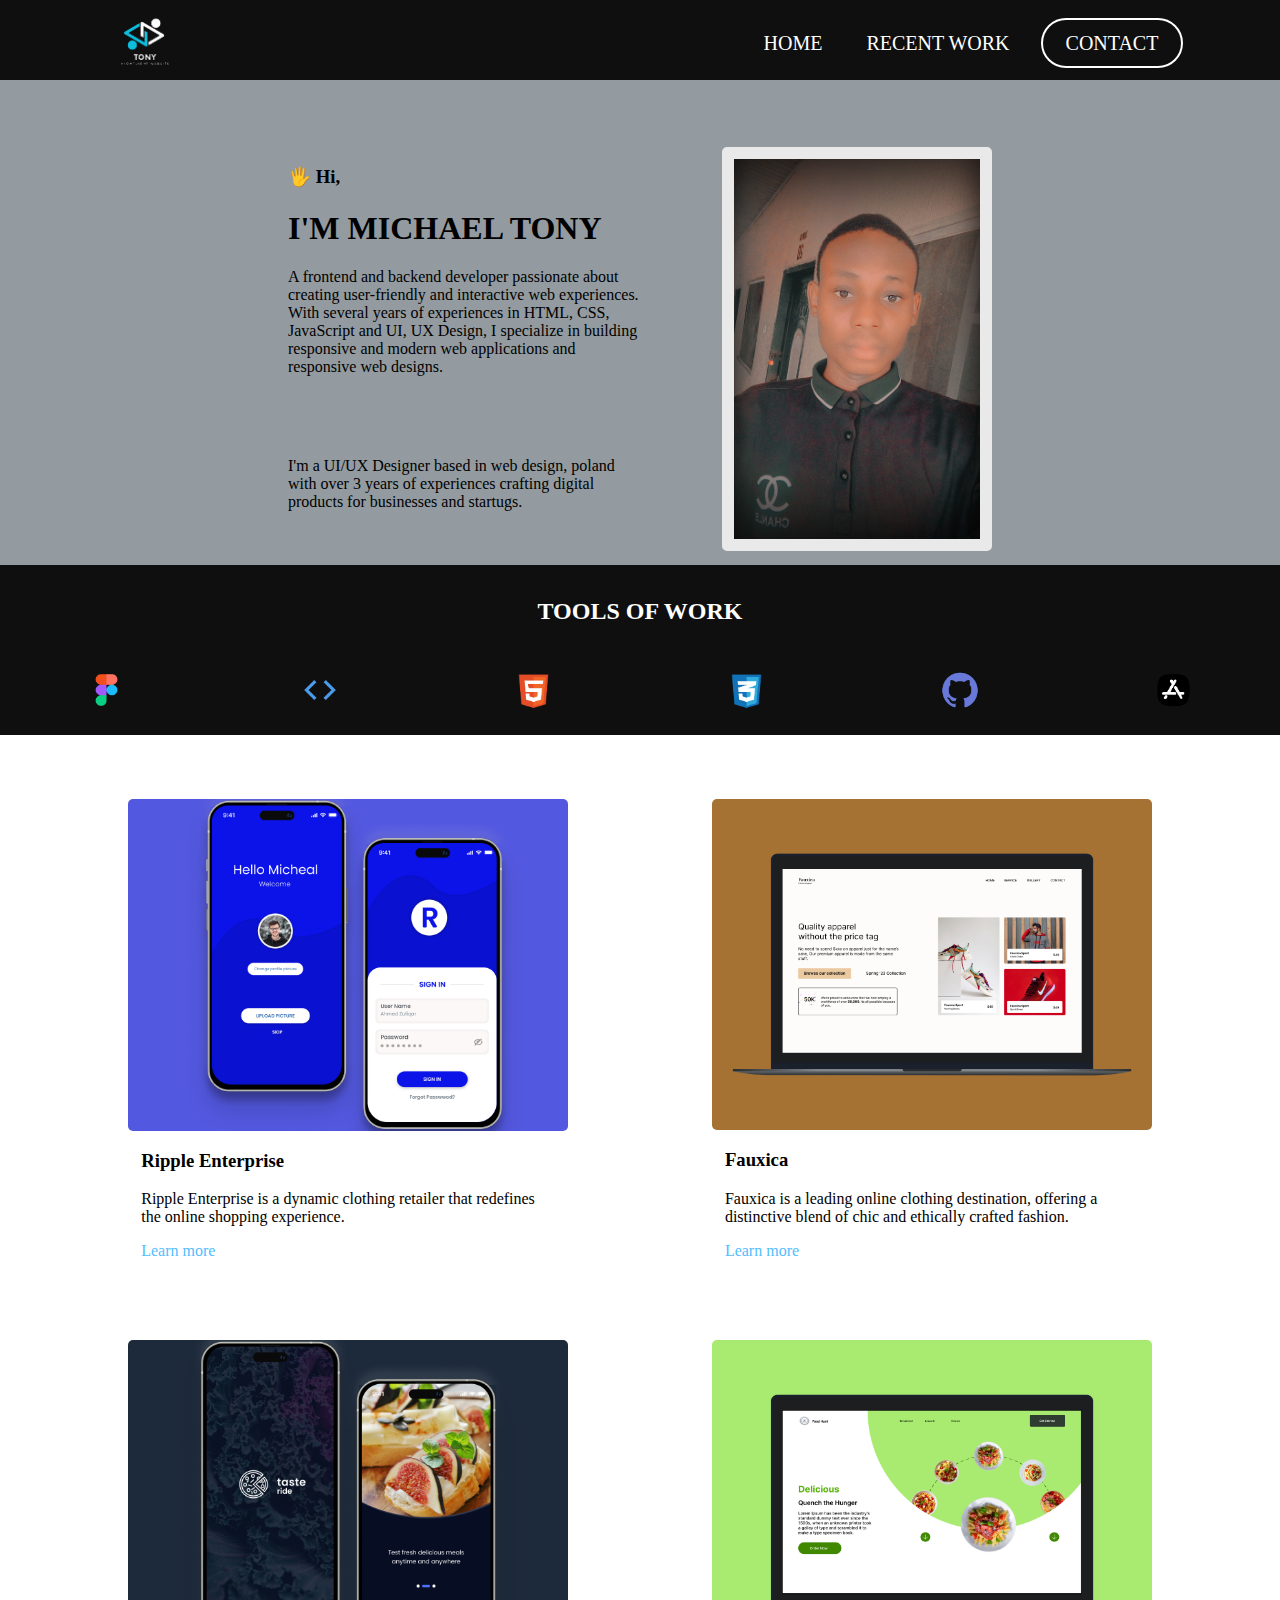
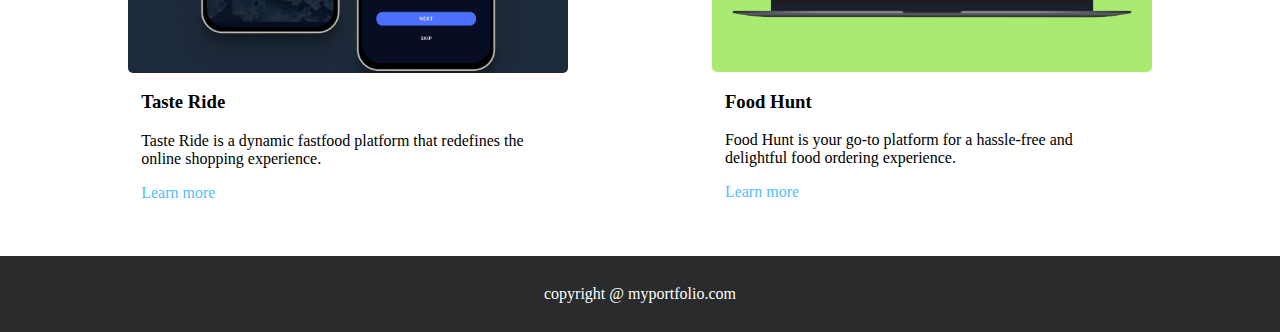
<file: index.html>
<html lang="en">
<head>
    <meta charset="UTF-8">
    <meta name="viewport" content="width=device-width, initial-scale=1.0">
    <title>Portfolio</title>
    <link rel="stylesheet" href="css/index.css">
    <link rel="website icon" href="image/peace.png">
</head>
<body>
    <nav>
        <input type="checkbox" id="check">
        <label for="check" class="checkbtn">
            <i class="fas fa-bars">&#9776;</i>
        </label>
        <label class="logo"><img src="image/peace.png" width="100%" class="img-ii"></label>
        <ul>
            <span></span>
            <li><a href="index.html">Home</a></li>
            <li><a href="service.html">Recent Work</a></li>
            <li><a class="active" href="contact.html">Contact</a></li>
        </ul>
    </nav>

    <div class="vip"></div>

    <header>
        <div class="head">
            <div class="lef">
                <h3>🖐 Hi,</h3>
                <h1>I'M MICHAEL TONY</h1>
                <p>A frontend and backend developer passionate about creating user-friendly and interactive web experiences. With several years of experiences in HTML, CSS, JavaScript and UI, UX Design, I specialize in building responsive and modern web applications and responsive web designs.</p>
                    <P class="p">I'm a UI/UX Designer based in web design, poland 
                    with over 3 years of experiences crafting digital
                    products for businesses and startugs.
                </P>
            </div>
            <div class="rig">
                <img src="image/Profit.jpg" alt="">
            </div>
        </div>
    </header>

    <div class="section">
        <h2>TOOLS OF WORK</h2>
        <div class="cen">
            <img src="image/FIgma.png" alt="">
            <img src="image/app.png" alt="">
            <img src="image/html-5-svgrepo-com.png" alt="">
            <img src="image/css-3-svgrepo-com.png" alt="">
            <img src="image/github.png" alt="">
            <img src="image/app-store-svgrepo-com.png" alt="">
        </div>
    </div>



    <div class="section2">
        <div class="sect">
            <div class="lef">
                <img src="image/MacBook Air - 1.png" alt="">
            <h3>Ripple Enterprise</h3>
            <p>Ripple Enterprise is a dynamic clothing retailer 
                that redefines the online shopping experience.</p>
                <p><a href="ripple.html">Learn more</a></p>
            </div>
            <div class="rig">
                <img src="image/Lap (1).png" alt="">
            <h3>Fauxica</h3>
            <p>Fauxica is a leading online clothing destination, 
                    offering a distinctive blend of chic and ethically 
                    crafted fashion. </p>
                    <p><a href="service.html">Learn more</a></p>
            </div>
        </div>
    </div>
    <div class="section2">
        <div class="sect">
            <div class="lef">
                <img src="image/MacBook Air - 2.png" alt="">
            <h3>Taste Ride</h3>
            <p>Taste Ride is a dynamic fastfood platform 
                that redefines the online shopping experience.</p>
                <p><a href="service.html">Learn more</a></p>
            </div>
            <div class="rig">
                <img src="image/Lap.png" alt="">
            <h3>Food Hunt</h3>
            <p>Food Hunt is your go-to platform for a hassle-free
                     and delightful food ordering experience. </p>
                     <p><a href="service.html">Learn more</a></p>
            </div>
        </div>
    </div>

    <footer>
        <p>copyright @ myportfolio.com</p>
    </footer>
</body>
</html>
</file>
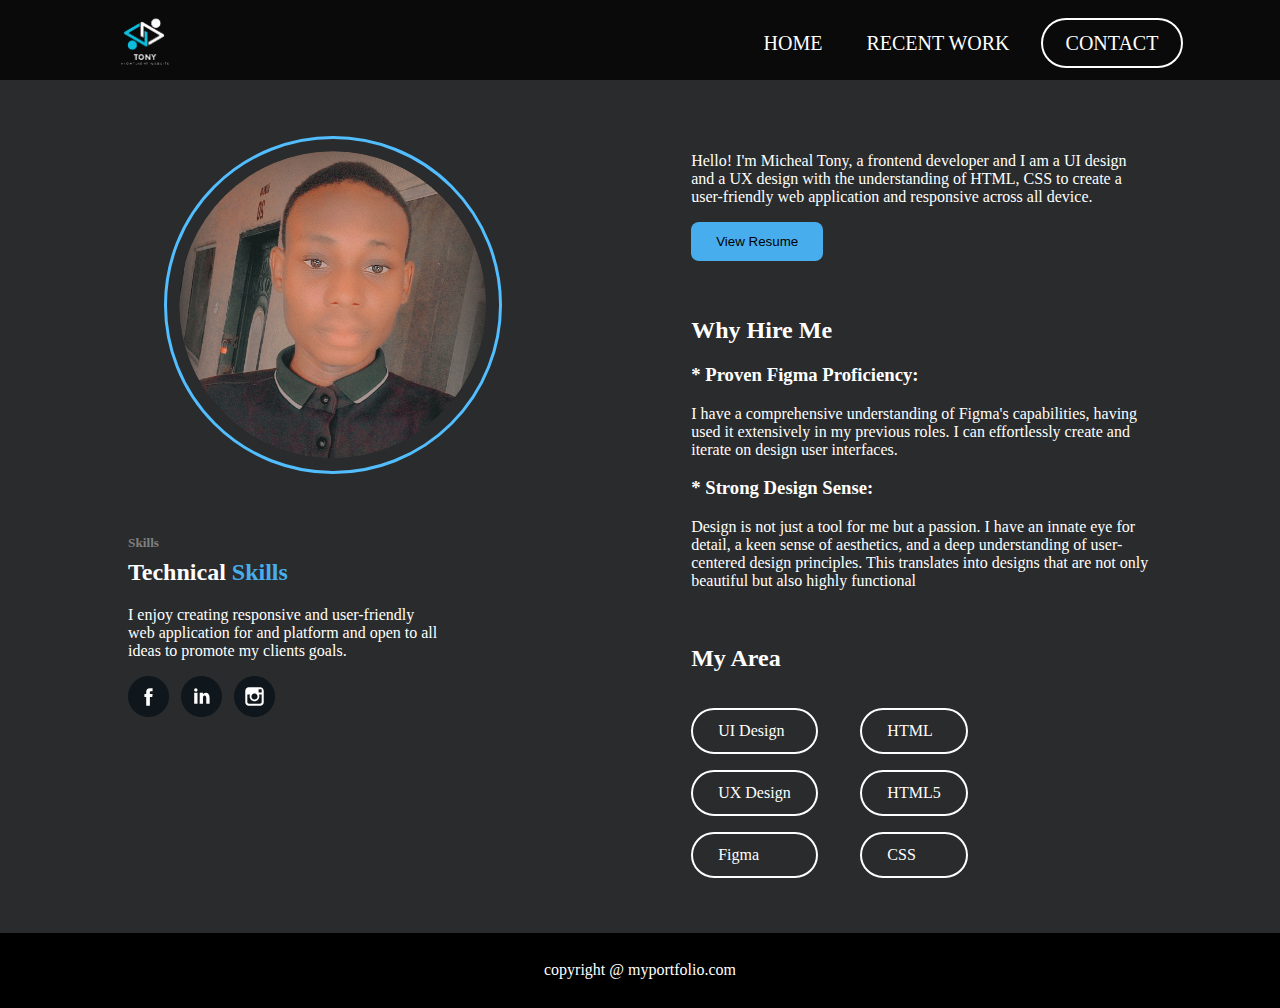
<file: contact.html>
<html lang="en">
<head>
    <meta charset="UTF-8">
    <meta name="viewport" content="width=device-width, initial-scale=1.0">
    <title>Contact</title>
    <link rel="stylesheet" href="css/contact.css">
    <link rel="website icon" href="image/peace.png">
</head>
<body>
    <nav>
        <input type="checkbox" id="check">
        <label for="check" class="checkbtn">
            <i class="fas fa-bars">&#9776;</i>
        </label>
        <label class="logo"><img src="image/peace.png" width="100%" class="img-ii"></label>
        <ul>
            <span></span>
            <li><a href="index.html">Home</a></li>
            <li><a href="service.html">Recent Work</a></li>
            <li><a class="active" href="contact.html">Contact</a></li>
        </ul>
    </nav>

    <div class="vip"></div>




    <div class="container">
        <div class="contain">
            <div class="lef">
                <div class="roll">
                    <img src="image/Group 10.png" alt="">
                </div>
                <h5>Skills</h5>
                <h2>Technical <span>Skills</span></h2>
                <p>I enjoy creating responsive and user-friendly web
                    application for and platform and open to all ideas
                    to promote my clients goals.
                </p>
                <div class="link">
                    <a href="https://web.facebook.com/profile.php?id=100091200909796"> 
                     <img src="image/facebook-logo.svg" alt=""> </a>
                    <a href="https://www.linkedin.com/in/michael-tony-324909266/"> 
                     <img src="image/linkedIn-logo.svg" alt=""> </a>
                     <a href="https://www.instagram.com/highlight5561/"> 
                     <img src="image/instagram-logo.svg" alt=""> </a>
                </div>
            </div>
            <div class="rig">
                <p>Hello! I'm Micheal Tony, a frontend developer and I 
                    am a UI design and a UX design with the understanding
                    of HTML, CSS to create a user-friendly web
                    application and responsive across all device.
                </p>
                <button><a href="cv.html">View Resume</a></button>
                <br>
                <br>
                <br>
                <h2>Why Hire Me</h2>
                <h3>* Proven Figma Proficiency:</h3> 
                <p>I have a comprehensive understanding of Figma's capabilities, having used it extensively in my previous roles. I can effortlessly create and iterate on design user interfaces.</p>

                <h3>* Strong Design Sense:</h3> 
                <p>Design is not just a tool for me but a passion. I have an innate eye for detail, a keen sense of aesthetics, and a deep understanding of user-centered design principles. This translates into designs that are not only beautiful but also highly functional </p>
            <div class="pan">
                <h2>My Area</h2>
            <span>
            <div class="san">
                <div class="le">
                    <p>UI Design</p>
                    <p>UX Design</p>
                    <p>Figma</p>
                </div>
                <div class="ri">
                    <p>HTML</p>
                    <p>HTML5</p>
                    <p>CSS</p>
                </div>
            </div>
            </span>
            </div>

            </div>
        </div>
    </div>



    <footer>
        <p>copyright @ myportfolio.com</p>
    </footer>
    
</body>
</html>
</file>
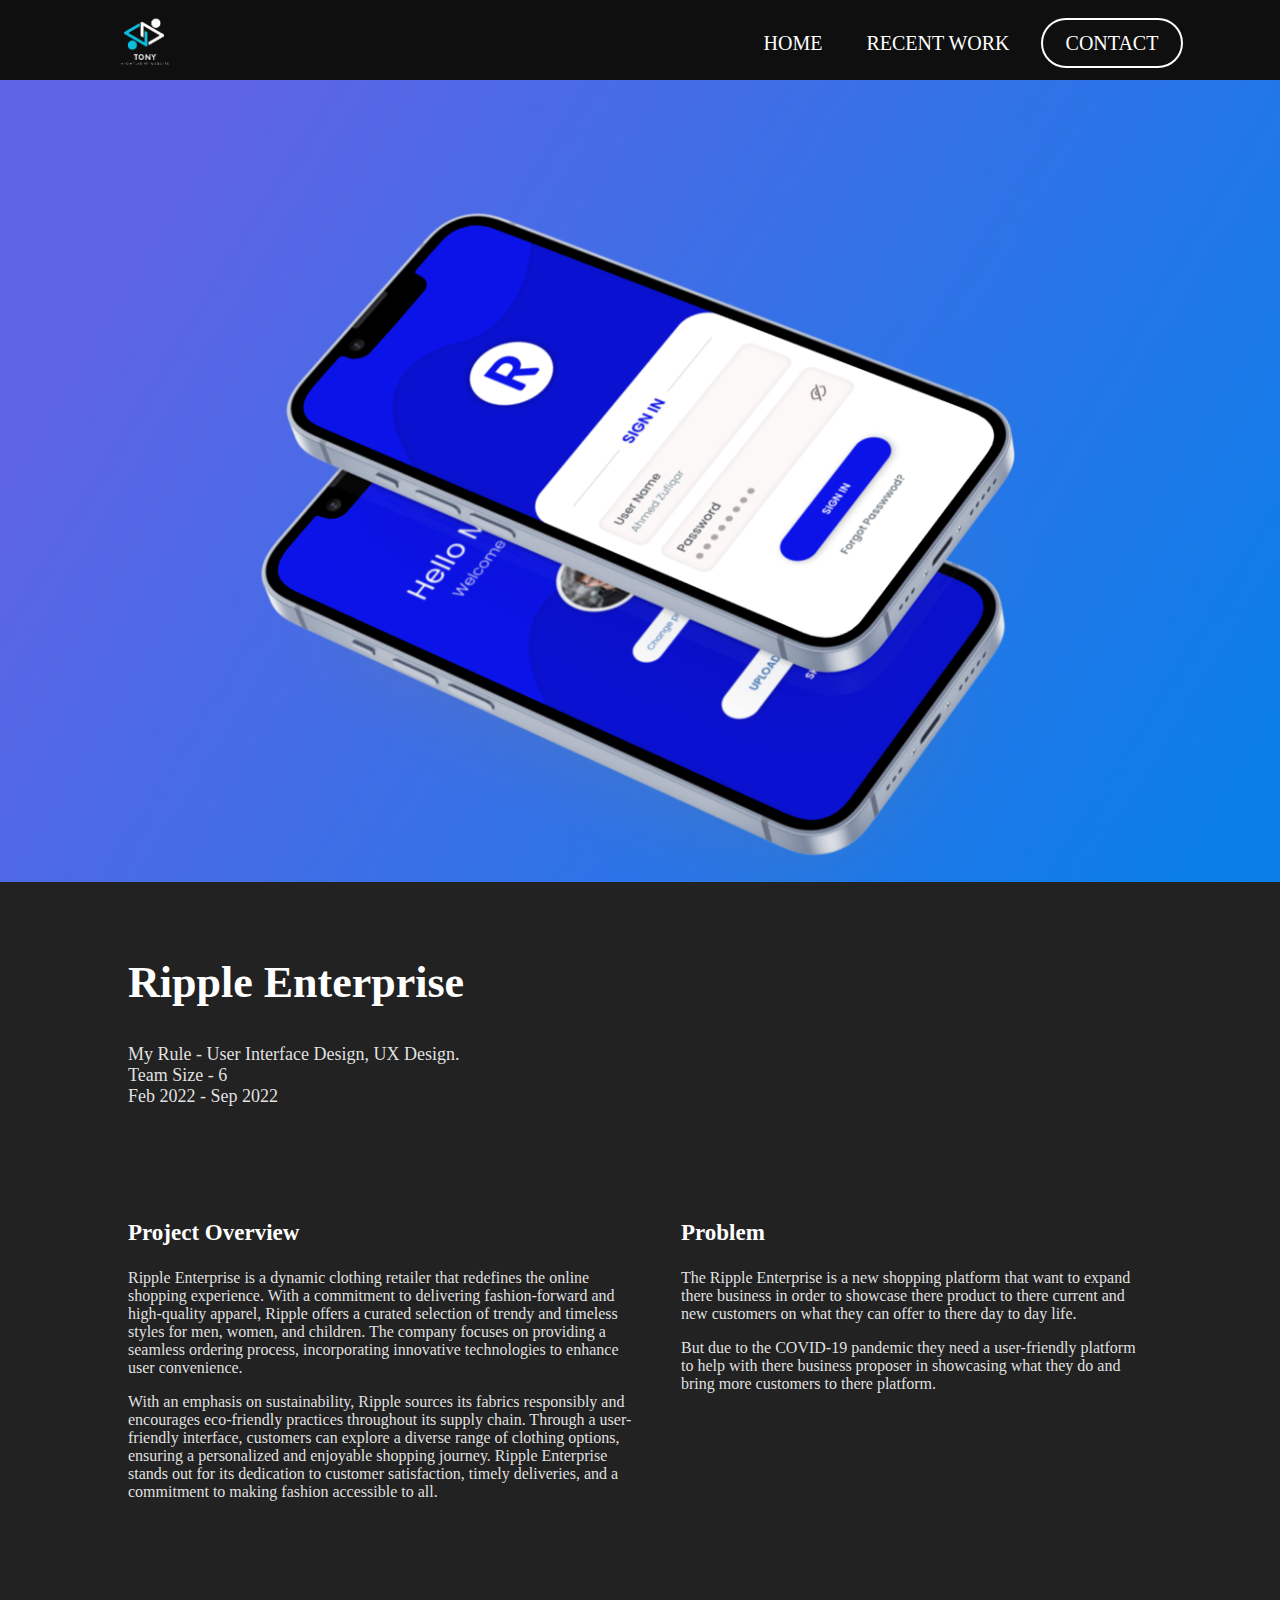
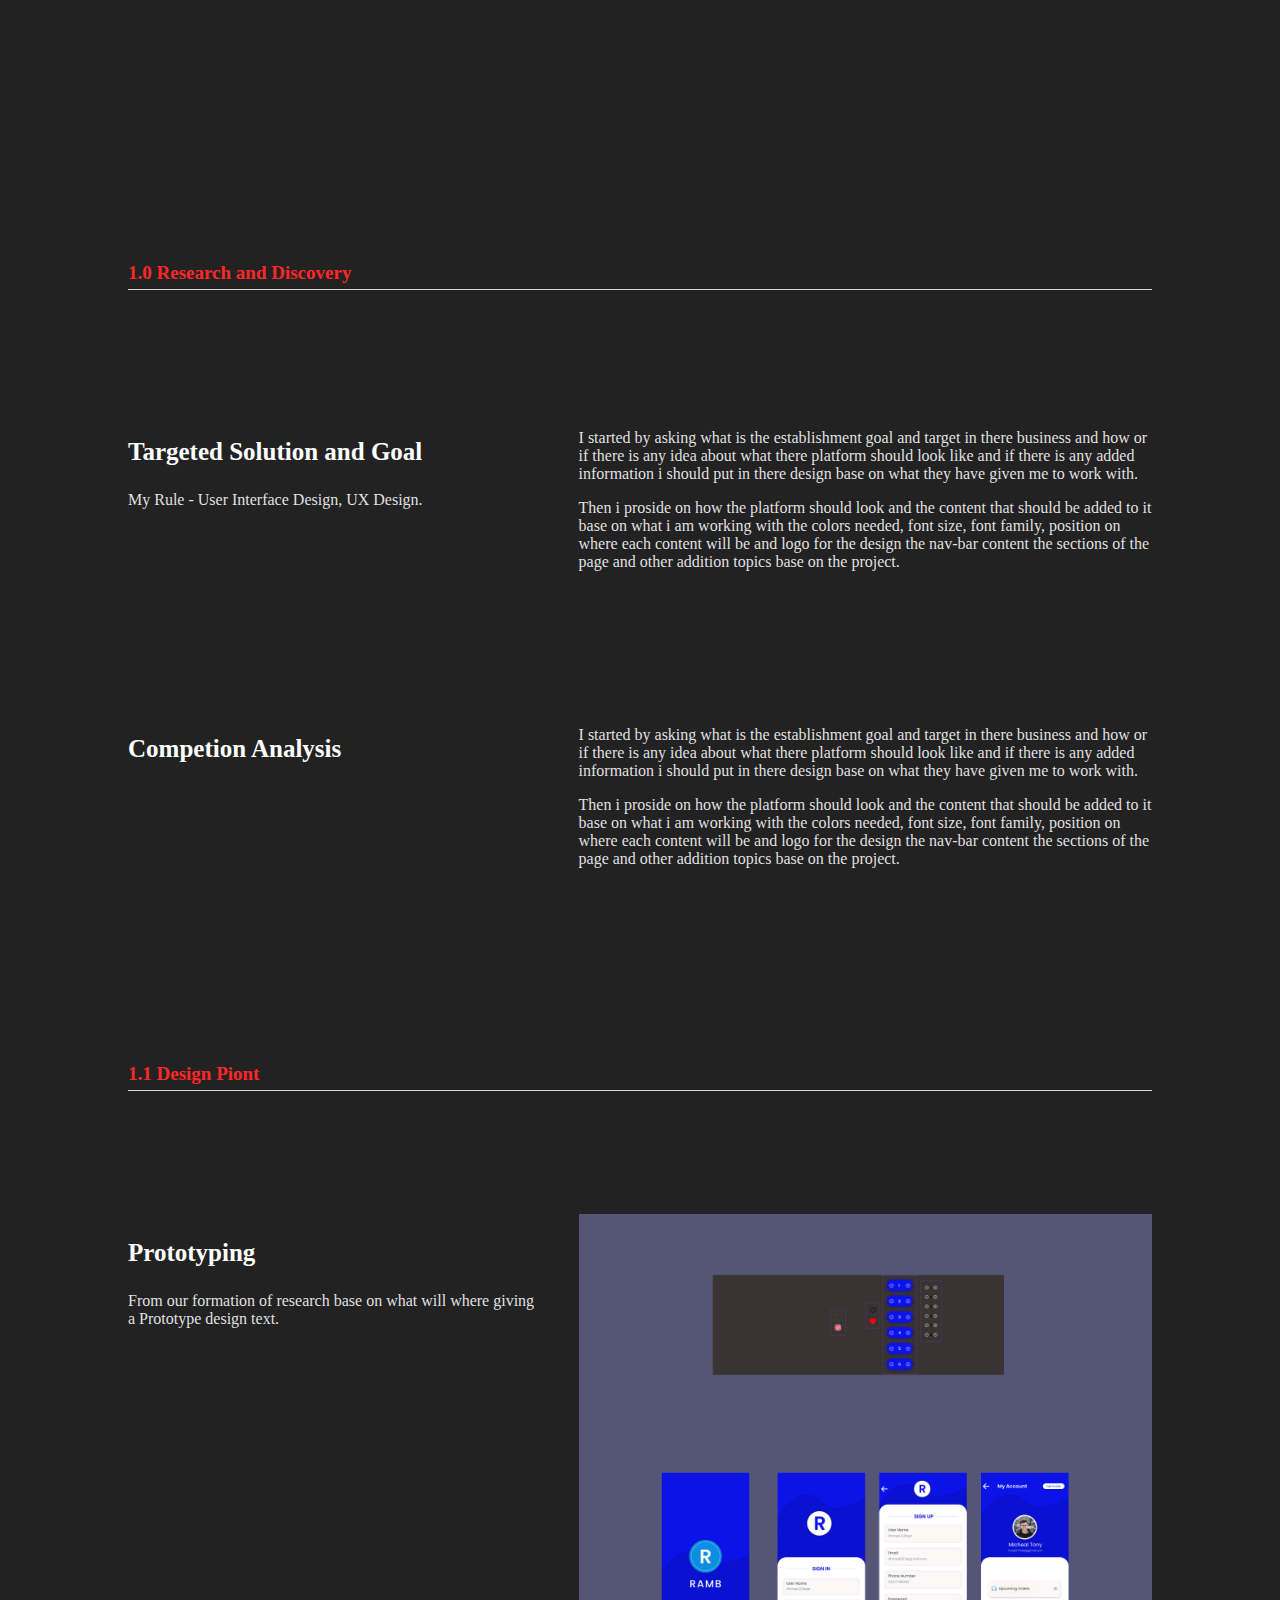
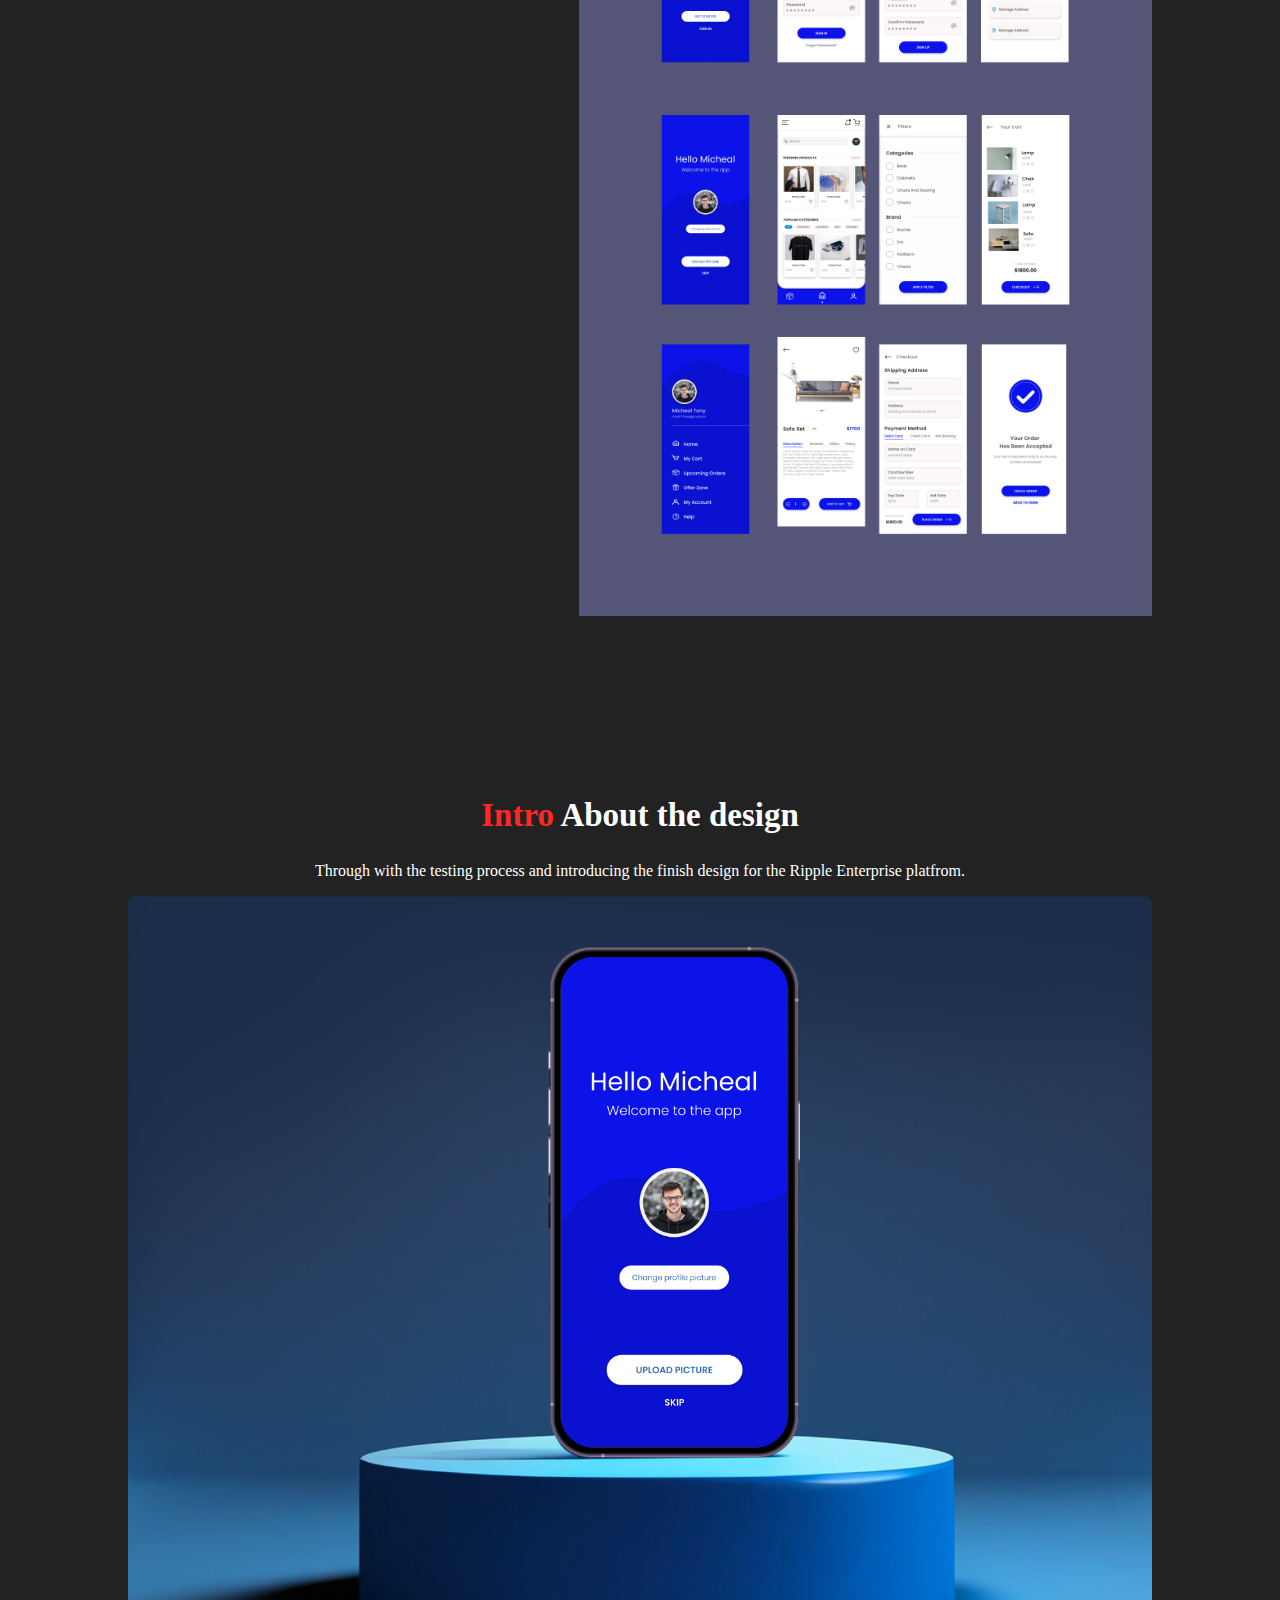
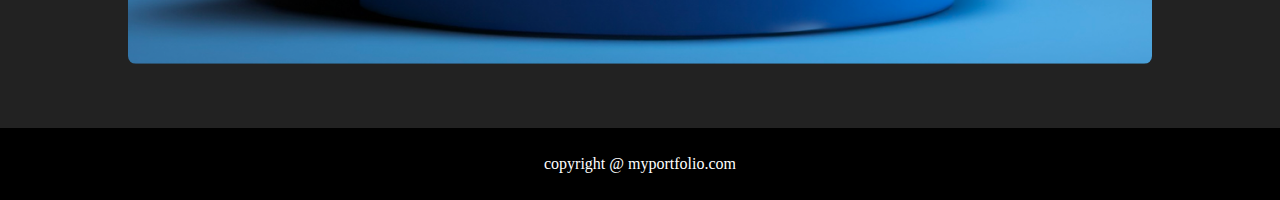
<file: ripple.html>
<html lang="en">
  <head>
    <meta charset="UTF-8" />
    <meta name="viewport" content="width=device-width, initial-scale=1.0" />
    <title>Ripple</title>
    <link rel="stylesheet" href="css/ripple.css" />
    <link rel="website icon" href="image/peace.png" />
  </head>
  <body>
    <nav>
      <input type="checkbox" id="check" />
      <label for="check" class="checkbtn">
        <i class="fas fa-bars">&#9776;</i>
      </label>
      <label class="logo"
        ><img src="image/peace.png" width="100%" class="img-ii"
      /></label>
      <ul>
        <span></span>
        <li><a href="index.html">Home</a></li>
        <li><a href="service.html">Recent Work</a></li>
        <li><a class="active" href="contact.html">Contact</a></li>
      </ul>
    </nav>

    <div class="vip"></div>

    <div class="contain">
      <img src="Proimg/MacBook Air - 1 (1).png" alt="" />
    </div>

    <div class="section">
      <div class="sect">
        <h2>Ripple Enterprise</h2>
        <li>My Rule - User Interface Design, UX Design.</li>
        <li>Team Size - 6</li>
        <li>Feb 2022 - Sep 2022</li>
      </div>
    </div>

    <div class="section2">
      <div class="secc">
        <div class="lef">
          <h3>Project Overview</h3>
          <p>
            Ripple Enterprise is a dynamic clothing retailer that redefines the
            online shopping experience. With a commitment to delivering
            fashion-forward and high-quality apparel, Ripple offers a curated
            selection of trendy and timeless styles for men, women, and
            children. The company focuses on providing a seamless ordering
            process, incorporating innovative technologies to enhance user
            convenience.
          </p>
          <p>
            With an emphasis on sustainability, Ripple sources its fabrics
            responsibly and encourages eco-friendly practices throughout its
            supply chain. Through a user-friendly interface, customers can
            explore a diverse range of clothing options, ensuring a personalized
            and enjoyable shopping journey. Ripple Enterprise stands out for its
            dedication to customer satisfaction, timely deliveries, and a
            commitment to making fashion accessible to all.
          </p>
        </div>
        <div class="rig">
          <h3>Problem</h3>
          <p>
            The Ripple Enterprise is a new shopping platform that want to expand
            there business in order to showcase there product to there current
            and new customers on what they can offer to there day to day life.
          </p>
          <p>
            But due to the COVID-19 pandemic they need a user-friendly platform
            to help with there business proposer in showcasing what they do and
            bring more customers to there platform.
          </p>
        </div>
      </div>
    </div>

    <div class="section3">
      <div class="tion">
        <h4>1.0 Research and Discovery</h4>
        <div class="cen">
          <div class="lef">
            <h3>Targeted Solution and Goal</h3>
            <p>My Rule - User Interface Design, UX Design.</p>
          </div>
          <div class="rig">
            <p>
              I started by asking what is the establishment goal and target in
              there business and how or if there is any idea about what there
              platform should look like and if there is any added information i
              should put in there design base on what they have given me to work
              with.
            </p>
            <p>
              Then i proside on how the platform should look and the content
              that should be added to it base on what i am working with the
              colors needed, font size, font family, position on where each
              content will be and logo for the design the nav-bar content the
              sections of the page and other addition topics base on the
              project.
            </p>
          </div>
        </div>

        <div class="cen">
          <div class="lef">
            <h3>Competion Analysis</h3>
          </div>
          <div class="rig">
            <p>
              I started by asking what is the establishment goal and target in
              there business and how or if there is any idea about what there
              platform should look like and if there is any added information i
              should put in there design base on what they have given me to work
              with.
            </p>
            <p>
              Then i proside on how the platform should look and the content
              that should be added to it base on what i am working with the
              colors needed, font size, font family, position on where each
              content will be and logo for the design the nav-bar content the
              sections of the page and other addition topics base on the
              project.
            </p>
          </div>
        </div>
      </div>
    </div>

    <div class="section4">
      <div class="cti">
        <h4>1.1 Design Piont</h4>
        <div class="cel">
          <div class="lef">
            <h3>Prototyping</h3>
            <p>
              From our formation of research base on what will where giving a
              Prototype design text.
            </p>
          </div>
          <div class="rig">
            <img src="Proimg/Group 37.png" alt="" />
          </div>
        </div>
      </div>
    </div>

    <div class="section5">
      <div class="cct">
        <h2><span>Intro </span> About the design</h2>
        <p>
          Through with the testing process and introducing the finish design for
          the Ripple Enterprise platfrom.
        </p>
        <div class="rig">
          <img src="Proimg/mockup (1).png" alt="" />
        </div>
      </div>
    </div>

    <footer>
      <p>copyright @ myportfolio.com</p>
    </footer>
  </body>
</html>
</file>
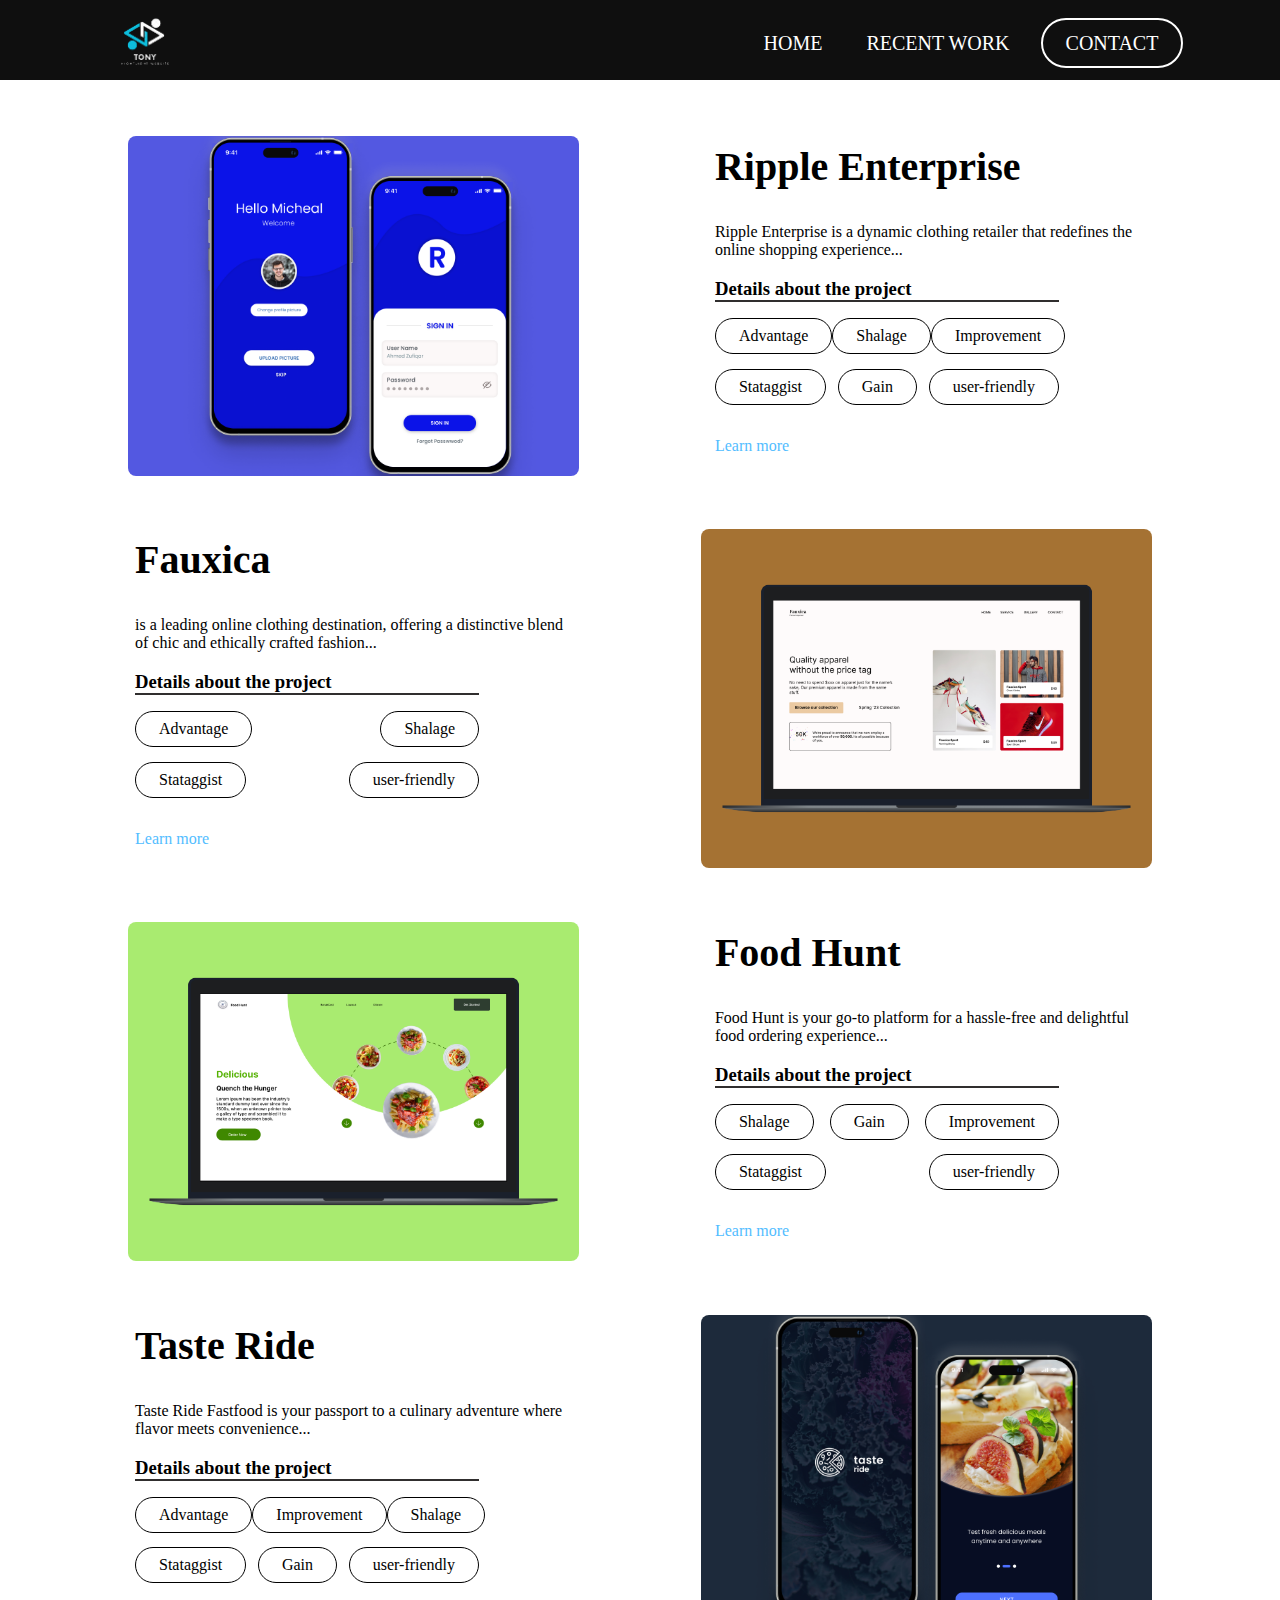
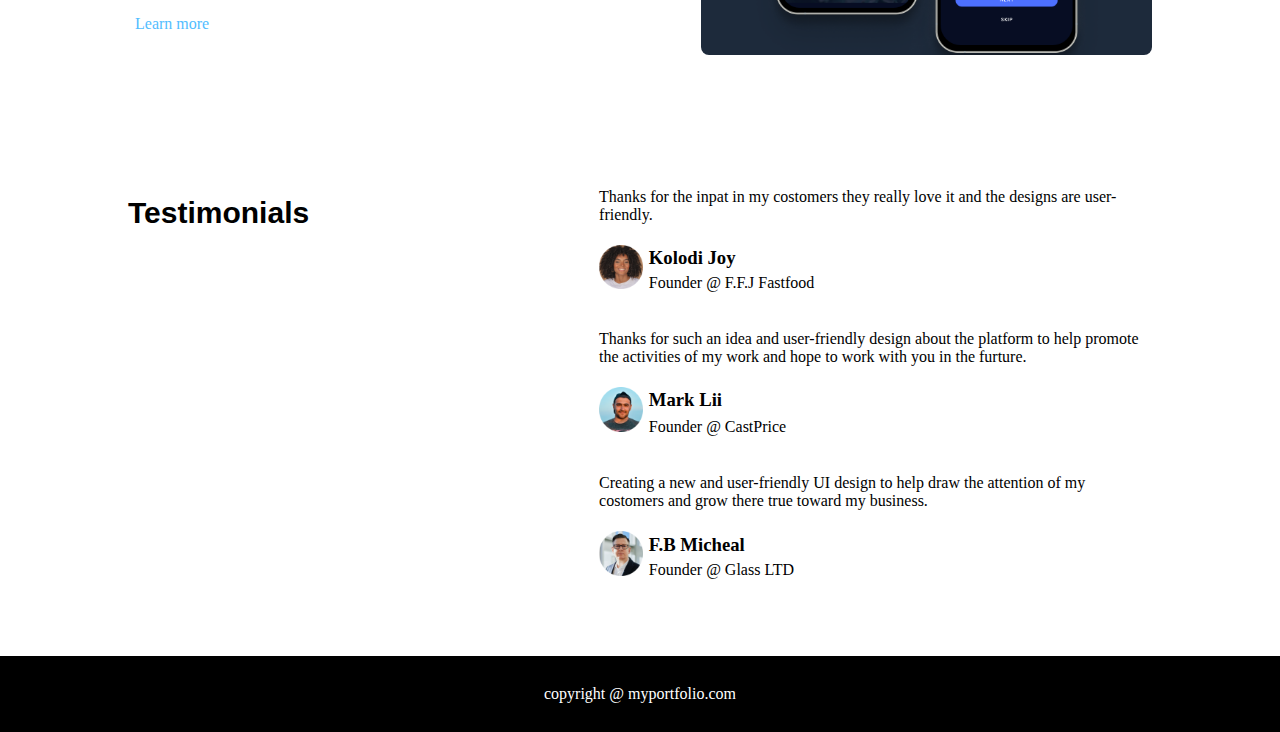
<file: service.html>
<html lang="en">
<head>
    <meta charset="UTF-8">
    <meta name="viewport" content="width=device-width, initial-scale=1.0">
    <title>Service</title>
    <link rel="stylesheet" href="css/service.css">
    <link rel="website icon" href="image/peace.png">
</head>
<body>
    <nav>
        <input type="checkbox" id="check">
        <label for="check" class="checkbtn">
            <i class="fas fa-bars">&#9776;</i>
        </label>
        <label class="logo"><img src="image/peace.png" width="100%" class="img-ii"></label>
        <ul>
            <span></span>
            <li><a href="index.html">Home</a></li>
            <li><a href="service.html">Recent Work</a></li>
            <li><a class="active" href="contact.html">Contact</a></li>
        </ul>
    </nav>

    <div class="vip"></div>


<div class="cont">
    <div class="contain">
        <div class="col">
            <div class="lef">
                <img src="image/MacBook Air - 1.png" alt="">
            </div>
            <div class="rig">
                <h2>Ripple Enterprise</h2>
                <p>Ripple Enterprise is a dynamic clothing retailer that redefines the online shopping experience...
              <!--    With a commitment to delivering fashion-forward and high-quality apparel, Ripple offers a curated
                  selection of trendy and timeless styles for men, women, and children. The company focuses on
                 providing a seamless ordering process, incorporating innovative technologies to enhance user convenience.</p> 
               <p> With an emphasis on sustainability, Ripple sources its fabrics responsibly and encourages eco-friendly 
                    practices throughout its supply chain. Through a user-friendly interface, customers can explore a diverse
                     range of clothing options, ensuring a personalized and enjoyable shopping journey. Ripple Enterprise stands
                      out for its dedication to customer satisfaction, timely deliveries, and a commitment to making fashion 
                      accessible to all.</p> -->
                      <main>
                        <h3>Details about the project</h3>
                        <span>
                                <p>Advantage</p>
                                <p>Shalage</p>
                                <p>Improvement</p>
                        </span>
                        <span>
                                <p>Stataggist</p>
                                <p>Gain</p>
                                <p>user-friendly</p>
                        </span>
                      </main>
                <p><a href="ripple.html">Learn more</a></p>
            </div>
        </div>

        
        <div class="coll">
            <div class="lef">
                <img src="image/Lap (1).png" alt="">
            </div>
            <div class="rig">
                <h2>Fauxica </h2>
                <p>is a leading online clothing destination, offering a 
                distinctive blend of chic and ethically crafted fashion...
             <!--     Specializing in faux and cruelty-free materials,
                 Fauxica provides a guilt-free shopping experience for conscious consumers.</p> 
               <p> With a focus on cutting-edge designs and sustainable practices, the company 
                    curates a diverse collection of cruelty-free clothing for men, women, and children.
                     The user-friendly platform ensures a seamless online ordering process, allowing customers 
                     to explore and purchase the latest trends in ethical fashion. Fauxica is committed 
                     to reducing its environmental 
                footprint while empowering customers to make stylish and compassionate choices.</p>   -->
                <main>
                    <h3>Details about the project</h3>
                    <span>
                            <p>Advantage</p>
                            <p>Shalage</p>
                    </span>
                    <span>
                            <p>Stataggist</p>
                            <p>user-friendly</p>
                    </span>
                  </main>
            <p><a href="ripple.html">Learn more</a></p>

            </div>
        </div>

        
        <div class="colo">
            <div class="lef">
                <img src="image/Lap.png" alt="">
            </div>
            <div class="rig">
                <h2>Food Hunt</h2>
                <p>Food Hunt is your go-to platform for a hassle-free and delightful
                 food ordering experience...
               <!--    Offering a vast array of culinary options, the company
                  collaborates with local restaurants to bring diverse cuisines to your doorstep.</p> 
                <p>  With an intuitive and user-friendly interface, Food Hunt ensures quick and convenient
                     online ordering, allowing customers to explore menus, customize orders, and 
                     track deliveries effortlessly. The platform prioritizes a seamless and secure transaction
                      process, providing a satisfying journey from selection to delivery. Food Hunt is dedicated 
                      to enhancing the dining experience, connecting users with a variety of
                 quality food options and promoting the ease of enjoying delicious meals at home.</p>  -->
                 <main>
                    <h3>Details about the project</h3>
                    <span>
                            <p>Shalage</p>
                            <p>Gain</p>
                            <p>Improvement</p>
                    </span>
                    <span>
                            <p>Stataggist</p>
                            <p>user-friendly</p>
                    </span>
                  </main>
            <p><a href="ripple.html">Learn more</a></p>

            </div>
        </div>

        <div class="collo">
            <div class="lef">
                <img src="image/MacBook Air - 2.png" alt="">
            </div>
            <div class="rig">
                <h2>Taste Ride</h2>
                <p>Taste Ride Fastfood is your passport to a culinary adventure where flavor meets convenience...
               <!--  Our fast-food experience is a symphony of taste, combining high-quality ingredients with innovative
                 recipes to deliver a delightful and satisfying journey for your palate. At Taste Ride, we are dedicated
                  to providing quick, delicious, and diverse meals that cater to the cravings of our dynamic clientele. 
                  Join us on a flavorful ride where every bite is a celebration of taste and quality. --> </p>
                  <main>
                    <h3>Details about the project</h3>
                    <span>
                            <p>Advantage</p>
                            <p>Improvement</p>
                            <p>Shalage</p>
                    </span>
                    <span>
                            <p>Stataggist</p>
                            <p>Gain</p>
                            <p>user-friendly</p>
                    </span>
                  </main>
            <p><a href="ripple.html">Learn more</a></p>

            </div>
        </div>

    </div>
</div>


    
<div class="section4">
    <div class="cti">
        <div class="leff">
            <h2>Testimonials</h2>
        </div>
        <div class="rigg">
            <main>
                <p>Thanks for the inpat in my costomers they really love it and the designs are user-friendly.</p>
            <span>
                <img src="image/Group 13 (1).png" alt="">
            <div class="sn">
                <h3>Kolodi Joy</h3>
                <p>Founder @ F.F.J Fastfood</p>
            </div>
            </span>
        </main>
        
        <main>
            <p>Thanks for such an idea and user-friendly design about the platform to help promote 
                the activities of my work and hope to work with you in the furture.
            </p>
            <span>
                <img src="image/Group 11 (1).png" alt="">
            <div class="sn">
                <h3>Mark Lii</h3>
                <p>Founder @ CastPrice</p>
            </div>
            </span>
        </main>
        
        <main>
            <p>Creating a new and user-friendly UI design to help draw the attention of my costomers and  grow 
                there true toward my business.
            </p>
            <span>
                <img src="image/Group 12 (1).png" alt="">
            <div class="sn">
                <h3>F.B Micheal</h3>
                <p>Founder @ Glass LTD</p>
            </div>
            </span>
        </main>

        </div>
    </div>
</div>





<footer>
    <p>copyright @ myportfolio.com</p>
</footer>

</body>
</html>
</file>
<file: css/index.css>
body{
    margin: 0;
    padding: 0;
}

nav{
    background: #0f0f0f;
    height: 80px;
    width: 100%;
    color: #fff;
    position: fixed;
}

label.logo{
    color: white;
    font-size: 35px;
    line-height: 5px;
    padding-top: 2%;
    padding-left: 7%;
    font-weight: bold;
}
label.logo .img-ii{
    width: 110px;
    margin-top: -1%;
}

nav ul{
    float: right;
    list-style: none;
    box-sizing: border-box;
    margin-right: 7%;
}

nav ul span .img-logo{
    display: none;
}

nav ul li{
    display: inline-block;
    line-height: 55px;
    margin: 0 7px;
}

nav ul li a{
    text-decoration: none;
    color: #ffffff;
    font-size: 20px;
    padding: 7px 13px;
    border-radius: 3px;
    text-transform: uppercase;
    transition: 0.3s;
}

a.active{
    border: 2px solid #ffffff;
    transition: .5s;
    padding: 12px 23px;
    border-radius: 30px;
}
a.active:hover{
    scale: 2.5;
    background: #939ba098;
}
a:hover{
    color: #b6d1e2;
}
.checkbtn{
    font-size: 30px;
    float: right;
    line-height: 80px;
    margin-right: 38px;
    cursor: pointer;
    display: none;
}
#check{
    display: none;
}


.vip{
    height: 5%;
}





header{
    background: #939ba0;
    display: flex;
    justify-content: center;
    width: auto;
    height: auto;
    padding-top: 5%;
}
header .head{
    width: 55%;
    display: flex;
    justify-content: space-between;
    padding: 3% 0;
}
.head .lef{
    width: 50%;
}
.head .lef .p{
    margin-top: 23%;
}
.head .rig{
    width: 35%;
    height: 100%;
    border: 12px solid rgb(233, 233, 233);
    border-radius: 5px;
    background: url("../image/Profit.jpg");
    background-size: cover;
    background-position: center;
}
.head .rig img{
    display: none;
}







.section{
    background: #0f0f0f;
    padding-top: 1%;
    padding-bottom: 2%;
    color: #fff;
}
.section h2{
    text-align: center;
    padding-bottom: 2%;
}
.section .cen{
    display: flex;
    justify-content: space-around;
}
.section .cen img{
    width: 3%;
    height: 3%;
}











.section2{
    width: auto;
    display: flex;
    justify-content: center;
    margin-top: 5%;
}
.section2 .sect{
    width: 80%;
    display: flex;
    justify-content: space-between;
}
.sect .lef{
    width: 43%;
    border-radius: 5px;
    transition: 0.3s;
}
.sect .lef img{
    width: 100%;
    border-radius: 5px;
}
.sect .lef h3{
    padding-left: 3%;
}
.sect .lef p{
    padding: 0 3%;
}
.sect .lef:hover{
    box-shadow: 0 2px 23px 0 rgb(124, 120, 120);
}

.sect .rig{
    width: 43%;
    border-radius: 5px;
    transition: 0.3s;
}
.sect .rig img{
    width: 100%;
    border-radius: 5px;
}
.sect .rig h3{
    padding-left: 3%;
}
.sect .rig p{
    padding: 0 3%;
}
.sect p a{
    text-decoration: none;
    color: #52bdff;
}
.sect .rig:hover{
    box-shadow: 0 2px 23px 0 rgb(124, 120, 120);
}




footer{
    background: #292b2c;
    color: #fff;
    padding: 1% 0;
    margin-top: 3%;
}
footer p{
    text-align: center;
}




















@media (max-width: 986px){

    label.logo{
        font-size: 30px;
        padding-left: 40px;
        margin-left: 3%;
    }
    label.logo .img-ii{
        width: 110px;
        padding-top: 0%;
    }
    nav ul{
        float: right;
        list-style: none;
        box-sizing: border-box;
        margin-right: 3%;
    }
    nav ul li a{
        font-size: 16px;
    }



    
.vip{
    height: 5%;
}



header{
    background: #939ba0;
    display: flex;
    justify-content: center;
    width: auto;
    height: auto;
    padding-top: 5%;
}
header .head{
    width: 75%;
    display: flex;
    justify-content: space-between;
    padding: 3% 1%;
    margin-bottom: 3%;
}
.head .lef{
    width: 46%;
}
.head .lef .p{
    margin-top: 23%;
}
.head .rig{
    width: 40%;
    height: 100%;
    border: 12px solid rgb(233, 233, 233);
    border-radius: 5px;
    background: url("../image/Profit.jpg");
    background-size: cover;
    background-position: center;
}
.head .rig img{
    display: none;
}





.section .cen h3{
    font-size: 25px;
}
.section .cen img{
    width: 4%;
}





}




























@media (max-width: 802px) {
    .container{
        height: auto;
    }
    nav{
        position: fixed;
        width: 100%;
    }
    .checkbtn{
        display: block;
        color: rgb(255, 255, 255);
        margin-right: 8%;
    }
    label.logo{
        font-size: 30px;
        padding-left: 1px;
    }
    label.logo .img-ii{
        width: 110px;
        margin-top: -2%;
    }
  
    ul{
        position: fixed;
        width: 90%;
        height: 100vh;
        background: #292b2c;
        top: 64px;
        left: -90%;
        text-align: center;
        padding-top: 5%;
        transition: all .5s;
    }
  
    nav ul span .img-logo{
        display: block;
        width: 100%;
    }
  
    nav ul li{
        display: block;
        margin: 30px 0;
        line-height: 30px;
    }
  
    nav ul li a{
        font-size: 20px;
        color: #fff;
    }
    a.active{
        background: none;
        color: #ffffff;
        border: 2px solid rgb(255, 255, 255);
    }
    #check:checked ~ ul{
        left: -50px;
        transition: .5s;
    }


    .vip{
        height: 5%;
    }
    
    
    
    header{
        background: #939ba0;
        display: flex;
        justify-content: center;
        width: auto;
        height: auto;
        padding-top: 7%;
    }
    header .head{
        width: 82%;
        display: block;
        margin-top: 3%;
    }
    .head .lef{
        width: auto;
        padding-bottom: 5%;
    }
    .head .lef h3{
        text-align: center;
    }
    .head .lef h1{
        text-align: center;
    }
    .head .lef p{
        text-align: center;
    }
    .head .rig{
        width: auto;
        height: 43%;
        background: none;
        border: none;
    }
    .head .rig img{
        width: 95%;
        height: auto;
        display: block;
        border: 12px solid rgb(233, 233, 233);
    }




    
.section{
    background: #292b2c;
    padding-top: 2%;
    color: #fff;
}
.section h2{
    text-align: center;
}
.section .cen{
    display: flex;
    justify-content: space-around;
}
.section .cen img{
    width: 5%;
}







.section2{
    width: auto;
    display: flex;
    justify-content: center;
    margin-top: 5%;
}
.section2 .sect{
    width: 80%;
    display: block;
}
.sect .lef{
    width: auto;
    border-radius: 5px;
    transition: 0.3s;
    padding-bottom: 3%;
    margin-bottom: 12%;
}
.sect .lef img{
    width: 100%;
    border-radius: 5px;
}
.sect .lef h3{
    padding-left: 3%;
}
.sect .lef p{
    padding: 0 3%;
}
.sect .lef:hover{
    box-shadow: 0 2px 23px 0 rgb(124, 120, 120);
}

.sect .rig{
    width: auto;
    border-radius: 5px;
    transition: 0.3s;
    padding-bottom: 3%;
}




footer{
    background: #292b2c;
    color: #fff;
    padding: 2% 0;
    margin-top: 5%;
}
footer p{
    text-align: center;
}








}
</file>
<file: css/contact.css>
body{
    margin: 0;
    padding: 0;
    color: #fff;
    background: #292b2c;
}

nav{
    background: #0a0a0a;
    height: 80px;
    width: 100%;
    color: #fff;
    position: fixed;
}

label.logo{
    color: white;
    font-size: 35px;
    line-height: 5px;
    padding-top: 2%;
    padding-left: 7%;
    font-weight: bold;
}
label.logo .img-ii{
    width: 110px;
    margin-top: -1%;
}
nav ul{
    float: right;
    list-style: none;
    box-sizing: border-box;
    margin-right: 7%;
}

nav ul span .img-logo{
    display: none;
}

nav ul li{
    display: inline-block;
    line-height: 55px;
    margin: 0 7px;
}

nav ul li a{
    text-decoration: none;
    color: #ffffff;
    font-size: 20px;
    padding: 7px 13px;
    border-radius: 3px;
    text-transform: uppercase;
    transition: 0.3s;
}

a.active{
    border: 2px solid #ffffff;
    transition: .5s;
    padding: 12px 23px;
    border-radius: 30px;
}
a.active:hover{
    scale: 2.5;
    background: #939ba098;
}
a:hover{
    color: #b6d1e2;
}
.checkbtn{
    font-size: 30px;
    float: right;
    line-height: 80px;
    margin-right: 38px;
    cursor: pointer;
    display: none;
}
#check{
    display: none;
}


.vip{
    height: 8%;
}





.container{
    width: auto;
    height: auto;
    display: flex;
    justify-content: center;
    margin-top: 5%;
}
.container .contain{
    width: 80%;
    display: flex;
    justify-content: space-between;
}
.container .contain .lef{
    width: 40%;
}
.container .contain .lef .roll{
    display: flex;
    justify-content: center;
}
.container .contain .lef .roll img{
    border: 3px solid #52bdff;
    border-radius: 50%;
    padding: 3%;
    width: 75%;
}
.container .contain .lef h5{
    color: gray;
    margin-bottom: -3%;
    margin-top: 15%;
}
.container .contain .lef h2 span{
    color: #48adec;
}
.container .contain .lef p{
    margin-right: 24%;
}
.container .contain .lef .link{
    display: flex;
    justify-content: safe;
}
.container .contain .lef .link a{
    width: 10%;
    margin-right: 3%;
}
.container .contain .lef .link a img{
    width: 100%;
    transition: 0.3s;
}
.container .contain .lef .link img:hover{
    filter: drop-shadow(2px 2px 20px #48adec);
}




.container .contain .rig{
    width: 45%;
}
.container .contain .rig button{
    background: #48adec;
    padding: 12px 25px;
    border-radius: 8px;
    border: none;
    transition: 0.3s;
}
.container .contain .rig button a{
    text-decoration: none;
    color: #000;
    font-family: Arial, Helvetica, sans-serif;
}
.container .contain .rig button:hover{
    background: #84d0ff;
}


.container .contain .rig .pan{
    margin-top: 12%;
}
.container .contain .rig .pan span{
    display: flex;
    justify-content: safe;
}
.container .contain .rig .pan span .san{
    width: 60%;
    display: flex;
    justify-content: space-between;
}
.container .contain .rig .pan span .san .le p{
    border: 2px solid white;
    border-radius: 30px;
    padding: 12px 25px;
    transition: 0.3s;
}
.container .contain .rig .pan span .san .ri p{
    border: 2px solid white;
    border-radius: 30px;
    padding: 12px 25px;
    transition: 0.3s;
}
.container .contain .rig .pan span .san p:hover{
    background: #000;
}



footer{
    background: #000000;
    color: #fff;
    padding: 1% 0;
    margin-top: 3%;
}
footer p{
    text-align: center;
}




































@media (max-width: 986px){

    label.logo{
        font-size: 30px;
        padding-left: 40px;
        margin-left: 3%;
    }
    label.logo .img-ii{
        width: 110px;
        padding-top: 0%;
    }
    nav ul{
        float: right;
        list-style: none;
        box-sizing: border-box;
        margin-right: 3%;
    }
    nav ul li a{
        font-size: 16px;
    }


    
.container .contain .rig .pan span .san{
    width: 90%;
    display: flex;
    justify-content: space-between;
}




footer{
    background: #000000;
    color: #fff;
    padding: 1% 0;
    margin-top: 3%;
    padding-bottom: 4%;
}
footer p{
    text-align: center;
}



}
































@media (max-width: 802px) {
    .container{
        height: auto;
    }
    nav{
        position: fixed;
        width: 100%;
    }
    .checkbtn{
        display: block;
        color: rgb(255, 255, 255);
        margin-right: 8%;
    }
    label.logo{
        font-size: 30px;
        padding-left: 1px;
    }
    label.logo .img-ii{
        width: 110px;
        margin-top: -2%;
    }
  
    ul{
        position: fixed;
        width: 90%;
        height: 100vh;
        background: #292b2c;
        top: 64px;
        left: -90%;
        text-align: center;
        padding-top: 5%;
        transition: all .5s;
    }
  
    nav ul span .img-logo{
        display: block;
        width: 100%;
    }
  
    nav ul li{
        display: block;
        margin: 30px 0;
        line-height: 30px;
    }
  
    nav ul li a{
        font-size: 20px;
        color: #fff;
    }
    a.active{
        background: none;
        color: #ffffff;
        border: 2px solid rgb(255, 255, 255);
    }
    #check:checked ~ ul{
        left: -50px;
        transition: .5s;
    }


    


    

.container{
    width: auto;
    height: auto;
    display: flex;
    justify-content: center;
    margin-top: 15%;
}
.container .contain{
    width: 80%;
    display: block;
}
.container .contain .lef{
    width: auto;
    margin-bottom: 25%;
}
.container .contain .lef .roll{
    display: flex;
    justify-content: center;
}
.container .contain .lef .roll img{
    border: 3px solid #52bdff;
    border-radius: 50%;
    padding: 3%;
    width: 75%;
}




.container .contain .rig{
    width: auto;
}
.container .contain .rig button{
    background: #48adec;
    padding: 12px 25px;
    border-radius: 8px;
    border: none;
    transition: 0.3s;
}
.container .contain .rig button a{
    text-decoration: none;
    color: #000;
    font-family: Arial, Helvetica, sans-serif;
}
.container .contain .rig button:hover{
    background: #84d0ff;
}


.container .contain .rig .pan{
    margin-top: 12%;
}
.container .contain .rig .pan span .san{
    width: 90%;
    display: flex;
    justify-content: space-between;
}













}
</file>
<file: css/ripple.css>
body{
    margin: 0;
    padding: 0;
    background: rgb(34, 34, 34);
    color: #fff;
}


nav{
    background: #0f0f0f;
    height: 80px;
    width: 100%;
    color: #fff;
    position: fixed;
}

label.logo{
    color: white;
    font-size: 35px;
    line-height: 5px;
    padding-top: 2%;
    padding-left: 7%;
    font-weight: bold;
}
label.logo .img-ii{
    width: 110px;
    margin-top: -1%;
}
nav ul{
    float: right;
    list-style: none;
    box-sizing: border-box;
    margin-right: 7%;
}

nav ul span .img-logo{
    display: none;
}

nav ul li{
    display: inline-block;
    line-height: 55px;
    margin: 0 7px;
}

nav ul li a{
    text-decoration: none;
    color: #ffffff;
    font-size: 20px;
    padding: 7px 13px;
    border-radius: 3px;
    text-transform: uppercase;
    transition: 0.3s;
}

a.active{
    border: 2px solid #ffffff;
    transition: .5s;
    padding: 12px 23px;
    border-radius: 30px;
}
a.active:hover{
    scale: 2.5;
    background: #939ba098;
}
a:hover{
    color: #b6d1e2;
}
.checkbtn{
    font-size: 30px;
    float: right;
    line-height: 80px;
    margin-right: 38px;
    cursor: pointer;
    display: none;
}
#check{
    display: none;
}


.vip{
    height: 8%;
}





.contain{
    width: auto;
    height: 90vh;
    background: #fff;
    background-size: 50%;
    background-size: cover;
    display: flex;
    justify-content: center;
}
.contain img{
    width: 100%;
}






.section{
    width: auto;
    display: flex;
    justify-content: center;
    margin-top: 3%;
}
.section .sect{
    width: 80%;
}
.section .sect h2{
    font-size: 44px;
    font-weight: bold;
}
.section .sect li{
    list-style: none;
    font-size: 18px;
    color: #ffffffe0;
}











.section2{
    width: auto;
    display: flex;
    justify-content: center;
    margin-top: 7%;
}
.section2 .secc{
    width: 80%;
    display: flex;
    justify-content: space-between;
}
.secc h3{
    font-size: 23px;
}
.secc p{
    color: #ffffffe0;
}
.secc .lef{
    width: 50%;
}
.secc .rig{
    width: 46%;
}







.section3{
    width: auto;
    margin-top: 25%;
    display: flex;
    justify-content: center;
}
.section3 .tion{
    width: 80%;
}
.tion h4{
    font-size: 19px;
    color: rgb(255, 39, 39);
    border-bottom: 1px solid #d6d5d5;
    padding-bottom: 5px;
}
.tion .cen{
    display: flex;
    justify-content: space-between;
    margin-top: 12%;
}
.tion .cen p{
    color: #ffffffe0;
}
.tion .cen .lef{
    width: 40%;
}
.tion .cen .lef h3{
    font-size: 25px;
}

.tion .cen .rig{
    width: 56%;
}










.section4{
    width: auto;
    margin-top: 12%;
    display: flex;
    justify-content: center;
}
.section4 .cti{
    width: 80%;
}
.cti h4{
    font-size: 19px;
    color: rgb(255, 39, 39);
    border-bottom: 1px solid #d6d5d5;
    padding-bottom: 5px;
}
.cti .cel{
    display: flex;
    justify-content: space-between;
    margin-top: 12%;
}
.cti .cel p{
    color: #ffffffe0;
}
.cti .cel .lef{
    width: 40%;
}
.cti .cel .lef h3{
    font-size: 25px;
}

.cti .cel .rig{
    width: 56%;
}
.cti .cel .rig img{
    width: 100%;
}









.section5{
    width: auto;
    margin-top: 12%;
    display: flex;
    justify-content: center;
}
.section5 .cct{
    width: 80%;
}
.section5 .cct h2{
    font-size: 33px;
    text-align: center;
}
.section5 .cct h2 span{
    color: rgb(255, 39, 39);
}
.section5 .cct p{
    text-align: center;
}
.section5 .cct .rig img{
    width: 100%;
    border-radius: 8px;
}








   
footer{
    width: auto;
    margin-top: 5%;
    height: 8%;
    background: #000000;
    color: #fff;
    display: flex;
    justify-content: center;
    align-items: center;
}


























@media (max-width: 986px){

    label.logo{
        font-size: 30px;
        padding-left: 40px;
        margin-left: 3%;
    }
    label.logo .img-ii{
        width: 110px;
        padding-top: 0%;
    }
    nav ul{
        float: right;
        list-style: none;
        box-sizing: border-box;
        margin-right: 3%;
    }
    nav ul li a{
        font-size: 16px;
    }




    
.contain{
    width: 100%;
    height: auto;
    background: #fff;
}
.contain img{
    width: 100%;
}








}




































@media (max-width: 802px) {
    .container{
        height: auto;
    }
    nav{
        position: fixed;
        width: 100%;
    }
    .checkbtn{
        display: block;
        color: rgb(255, 255, 255);
        margin-right: 8%;
    }
    label.logo{
        font-size: 30px;
        padding-left: 1px;
    }
    label.logo .img-ii{
        width: 110px;
        margin-top: -2%;
    }
  
    ul{
        position: fixed;
        width: 90%;
        height: 100vh;
        background: #292b2c;
        top: 64px;
        left: -90%;
        text-align: center;
        padding-top: 5%;
        transition: all .5s;
    }
  
    nav ul span .img-logo{
        display: block;
        width: 100%;
    }
  
    nav ul li{
        display: block;
        margin: 30px 0;
        line-height: 30px;
    }
  
    nav ul li a{
        font-size: 20px;
        color: #fff;
    }
    a.active{
        background: none;
        color: #ffffff;
        border: 2px solid rgb(255, 255, 255);
    }
    #check:checked ~ ul{
        left: -50px;
        transition: .5s;
    }


    
.vip{
    height: 8%;
}











.contain{
    width: 100%;
    height: auto;
    background: #fff;
}
.contain img{
    width: 100%;
}






.section{
    width: auto;
    display: flex;
    justify-content: center;
    margin-top: 5%;
}
.section .sect{
    width: 80%;
}
.section .sect h2{
    font-size: 34px;
    font-weight: bold;
}
.section .sect li{
    font-size: 18px;
    color: #ffffffe0;
}







.section2{
    width: auto;
    display: flex;
    justify-content: center;
    margin-top: 12%;
}
.section2 .secc{
    width: 80%;
    display: block;
}
.secc h3{
    font-size: 23px;
}
.secc .lef{
    width: auto;
}
.secc .rig{
    width: auto;
    margin-top: 7%;
}







.section3{
    width: auto;
    margin-top: 25%;
    display: flex;
    justify-content: center;
}
.section3 .tion{
    width: 80%;
}
.tion h4{
    font-size: 19px;
    color: rgb(255, 39, 39);
    border-bottom: 1px solid #d6d5d5;
    padding-bottom: 5px;
}
.tion .cen{
    display: block;
    margin-top: 12%;
}
.tion .cen p{
    color: #ffffffe0;
}
.tion .cen .lef{
    width: auto;
    margin-bottom: 7%;
}
.tion .cen .lef h3{
    font-size: 25px;
}

.tion .cen .rig{
    width: auto;
}










.section4{
    width: auto;
    margin-top: 12%;
    display: flex;
    justify-content: center;
}
.section4 .cti{
    width: 80%;
}
.cti h4{
    font-size: 19px;
    color: rgb(255, 39, 39);
    border-bottom: 1px solid #d6d5d5;
    padding-bottom: 5px;
}
.cti .cel{
    display: block;
    margin-top: 12%;
}
.cti .cel p{
    color: #ffffffe0;
}
.cti .cel .lef{
    width: auto;
}
.cti .cel .lef h3{
    font-size: 25px;
}

.cti .cel .rig{
    width: auto;
    margin-top: 5%;
}
.cti .cel .rig img{
    width: 100%;
    border-radius: 8px;
}


















}
</file>
<file: css/service.css>
body{
    margin: 0;
    padding: 0;
}

nav{
    background: #0f0f0f;
    height: 80px;
    width: 100%;
    color: #fff;
    position: fixed;
}

label.logo{
    color: white;
    font-size: 35px;
    line-height: 5px;
    padding-top: 2%;
    padding-left: 7%;
    font-weight: bold;
}
label.logo .img-ii{
    width: 110px;
    margin-top: -1%;
}
nav ul{
    float: right;
    list-style: none;
    box-sizing: border-box;
    margin-right: 7%;
}

nav ul span .img-logo{
    display: none;
}

nav ul li{
    display: inline-block;
    line-height: 55px;
    margin: 0 7px;
}

nav ul li a{
    text-decoration: none;
    color: #ffffff;
    font-size: 20px;
    padding: 7px 13px;
    border-radius: 3px;
    text-transform: uppercase;
    transition: 0.3s;
}

a.active{
    border: 2px solid #ffffff;
    transition: .5s;
    padding: 12px 23px;
    border-radius: 30px;
}
a.active:hover{
    scale: 2.5;
    background: #939ba098;
}
a:hover{
    color: #b6d1e2;
}
.checkbtn{
    font-size: 30px;
    float: right;
    line-height: 80px;
    margin-right: 38px;
    cursor: pointer;
    display: none;
}
#check{
    display: none;
}


.vip{
    height: 8%;
}






.cont{
    width: auto;
    height: auto;
    margin: 5% 0;
    display: flex;
    justify-content: center;
}
.contain{
    width: 80%;
}
.contain .col{
    width: 100%;
    display: flex;
    justify-content: space-between;
    margin-bottom: 5%;
}
.contain .coll{
    width: 100%;
    display: flex;
    justify-content: space-between;
    flex-flow: row-reverse;
    margin-bottom: 5%;
}
.contain .colo{
    width: 100%;
    display: flex;
    justify-content: space-between;
    margin-bottom: 5%;
}
.contain .collo{
    width: 100%;
    display: flex;
    justify-content: space-between;
    flex-flow: row-reverse;
    margin-bottom: 5%;
}
.lef{
    width: 44%;
}
.lef img{
    width: 100%;
    border-radius: 8px;
}
.rig{
    width: 42%;
    padding: 7px;
}
.rig h2{
    font-size: 40px;
    font-weight: bolder;
    margin-top: 0;
}
.rig p a{ 
    text-decoration: none;
    color: #52bdff;
}
.rig main{
    width: 80%;
}
.rig main h3{
    border-bottom: 2px solid rgb(48, 46, 46);
    margin-bottom: 5%;
}
.rig main span{
    display: flex;
    justify-content: space-between;
    margin-top: -5%;
}
.rig main span p{
    border: 1px solid black;
    padding: 8px 23px;
    border-radius: 50px;
    transition: 0.3s;
}
.rig main span p:hover{
    background: #292b2c;
    color: #fff;
}










.section4{
    width: auto;
    display: flex;
    justify-content: center;
}
.section4 .cti{
    display: flex;
    justify-content: space-between;
    width: 80%;
}
.section4 .leff{
    width: 33%;
}
.section4 .leff h2{
    font-size: 30px;
    font-family: sans-serif;
    font-weight: bolder;
}

.section4 .rigg{
    width: 54%;
}
.section4 .rigg main{
    margin-bottom: 4%;
}
.section4 .rigg span{
    display: flex;
    justify-content: start;
    margin-top: -2%;
}
.section4 .rigg span img{
    width: 8%;
    height: 5%;
    margin-top: 3%;
}

.section4 .rigg span .sn{
    margin-left: 1%;
}
.section4 .rigg span .sn h3{
    margin-bottom: -7%;
}






footer{
    background: #000000;
    color: #fff;
    padding: 1% 0;
    margin-top: 3%;
}
footer p{
    text-align: center;
}
































@media (max-width: 986px){

    label.logo{
        font-size: 30px;
        padding-left: 40px;
        margin-left: 3%;
    }
    label.logo .img-ii{
        width: 110px;
        padding-top: 0%;
    }
    nav ul{
        float: right;
        list-style: none;
        box-sizing: border-box;
        margin-right: 3%;
    }
    nav ul li a{
        font-size: 16px;
    }



    

    .section4{
        width: auto;
        margin: 0 3%;
        margin-top: 4%;
    }
    .section4 .cti{
        display: block;
    }
    .section4 .lef{
        width: auto;
    }
    .section4 .lef h2{
        font-size: 30px;
        text-align: center;
    }
    
    .section4 .rig{
        width: auto;
    }
    .section4 .rig span img{
        width: 5%;
        margin-top: 2%;
    }
    
    .section4 .rig span .sn{
        margin-left: 2%;
        margin-top: -1%;
    }
    .section4 .rig span .sn h3{
        margin-bottom: -7%;
    }
    
    

    
footer{
    background: #000000;
    color: #fff;
    padding: 1% 0;
    margin-top: 3%;
    padding-bottom: 4%;
}
footer p{
    text-align: center;
}








}






























@media (max-width: 802px) {
    .container{
        height: auto;
    }
    nav{
        position: fixed;
        width: 100%;
    }
    .checkbtn{
        display: block;
        color: rgb(255, 255, 255);
        margin-right: 8%;
    }
    label.logo{
        font-size: 30px;
        padding-left: 1px;
    }
    label.logo .img-ii{
        width: 110px;
        margin-top: -2%;
    }
  
    ul{
        position: fixed;
        width: 90%;
        height: 100vh;
        background: #292b2c;
        top: 64px;
        left: -90%;
        text-align: center;
        padding-top: 5%;
        transition: all .5s;
    }
  
    nav ul span .img-logo{
        display: block;
        width: 100%;
    }
  
    nav ul li{
        display: block;
        margin: 30px 0;
        line-height: 30px;
    }
  
    nav ul li a{
        font-size: 20px;
        color: #fff;
    }
    a.active{
        background: none;
        color: #ffffff;
        border: 2px solid rgb(255, 255, 255);
    }
    #check:checked ~ ul{
        left: -50px;
        transition: .5s;
    }


    
.vip{
    height: 12%;
}





.cont{
    width: auto;
    height: auto;
    margin: 5% 0;
    display: flex;
    justify-content: center;
}
.contain{
    width: 80%;
}
.contain .col{
    width: 100%;
    display: block;
    margin-bottom: 5%;
}
.contain .coll{
    width: 100%;
    display: block;
    margin-bottom: 5%;
}
.contain .colo{
    width: 100%;
    display: block;
    margin-bottom: 5%;
}
.contain .collo{
    width: 100%;
    display: block;
    margin-bottom: 5%;
}
.lef{
    width: auto;
}
.lef img{
    width: 100%;
    border-radius: 8px;
}
.rig{
    width: auto;
    padding: 7px;
}
.rig h2{
    font-size: 40px;
    font-weight: bolder;
    margin-top: 0;
}
.rig p a{ 
    text-decoration: none;
    color: #52bdff;
}
.rig main{
    width: auto;
}
.rig main h3{
    border-bottom: 2px solid rgb(48, 46, 46);
    margin-bottom: 5%;
}
.rig main span{
    display: block;
    justify-content: safe;
    margin-top: 10%;
}
.rig main span p{
    border: 1px solid black;
    padding: 8px 23px;
    border-radius: 50px;
    transition: 0.3s;
    margin-top: -3%;
    display: flex;
    justify-content: center;
}
.rig main span p:hover{
    background: #292b2c;
    color: #fff;
}




    

    .section4{
        width: auto;
        margin: 0 3%;
        margin-top: 4%;
    }
    .section4 .cti{
        display: block;
    }
    .section4 .leff{
        width: auto;
    }
    .section4 .leff h2{
        font-size: 30px;
        text-align: center;
    }
    
    .section4 .rigg{
        width: auto;
    }
    .section4 .rigg main{
        margin-bottom: 4%;
    }
    .section4 .rigg span{
        display: flex;
        justify-content: start;
        margin-top: -2%;
    }
    .section4 .rigg span img{
        width: 15%;
        margin-top: 5%;
    }
    
    .section4 .rigg span .sn{
        margin-left: 2%;
        margin-top: -1%;
    }
    .section4 .rigg span .sn h3{
        margin-bottom: -7%;
    }
    














}
</file>
